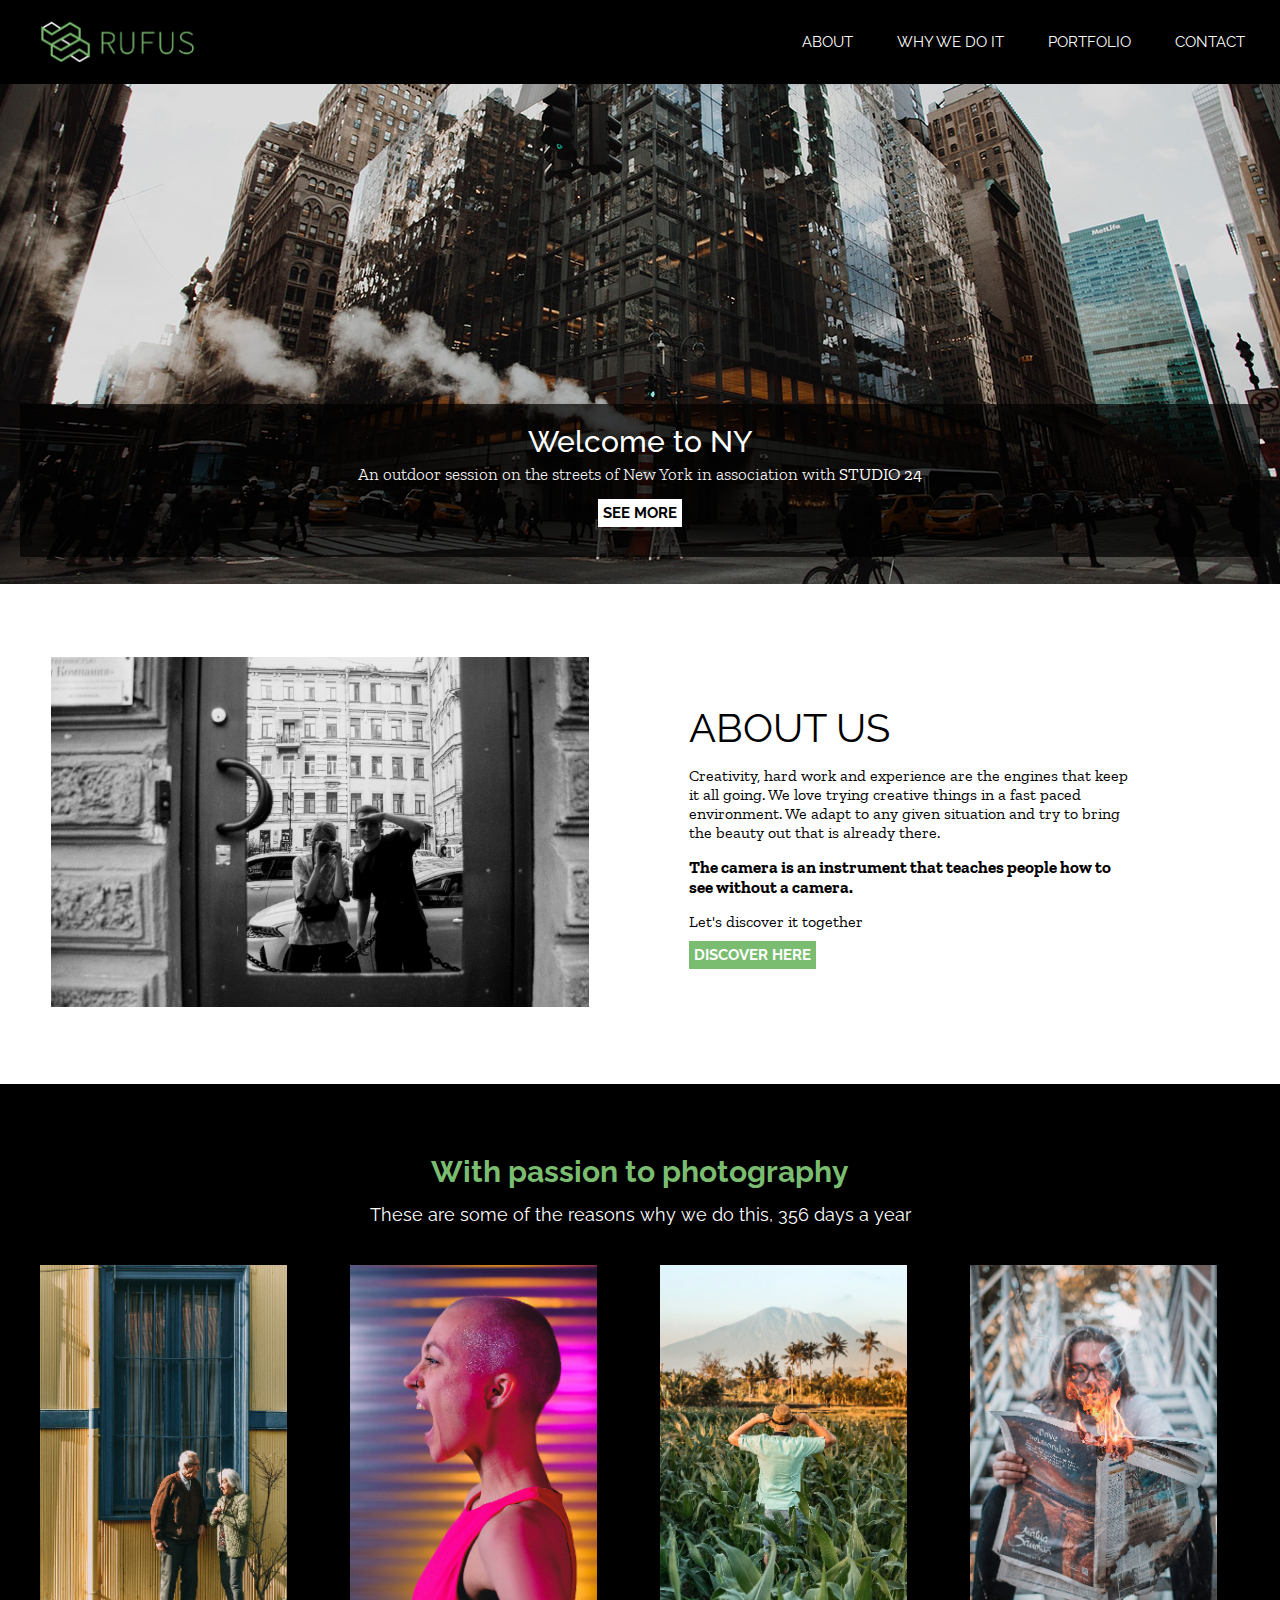
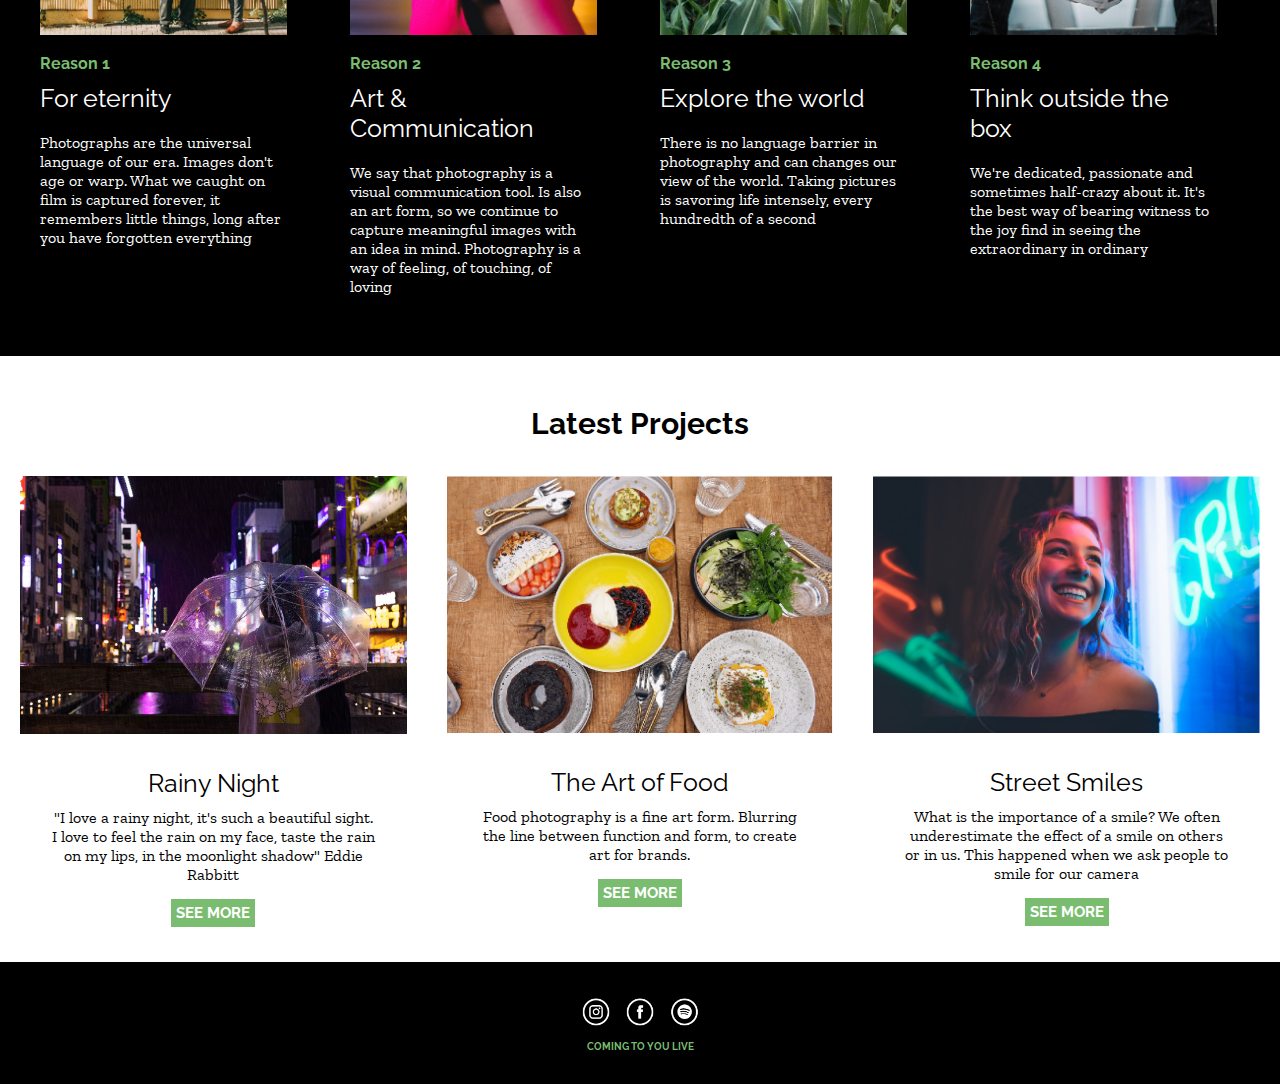
<file: index.html>
<!DOCTYPE html>
<html lang="en">
<head>
    <meta charset="UTF-8">
    <meta http-equiv="X-UA-Compatible" content="IE=edge">
    <meta name="viewport" content="width=device-width, initial-scale=1.0">
    <title>Rufus Photography Studio</title>
    <meta name="description" content="Pagina web para el estudio fotografico Rufus Photography Studio">
    <meta name="keywords" content="photography photo outdoor street-style pictures">
    <meta name="author" content="Nicolle Rodriguez">
    <link rel="stylesheet" href="css/styles.css">
    <link rel="preconnect" href="https://fonts.googleapis.com">
    <link rel="preconnect" href="https://fonts.gstatic.com" crossorigin>
    <link href="https://fonts.googleapis.com/css2?family=Raleway:wght@300;400;700&display=swap" rel="stylesheet">
    <link href="https://fonts.googleapis.com/css2?family=Zilla+Slab:wght@300;400;600&display=swap" rel="stylesheet">
</head>

<body>
    <header>
        <nav id="inicio">
            <div class="contenedor">
            <div class="header">
            <div>
                <a href="index.html" class="logo"> <img src="img/logos/rufus-logo-01.png" alt=""> </a>
            </div>
            <article>
                <a href="#about" class="intro">ABOUT</a>
                <a href="#why-we" class="intro">WHY WE DO IT</a>
                <a href="#portfolio" class="intro">PORTFOLIO</a>
                <a href="#contact" class="intro">CONTACT</a>
            </article>
            </div>
            </div>
        </nav>
    </header>

<main>
    <section class="banner">
        <div class="contenedor">
            <article class="texto-intro">
                <span class="bannerpic">Welcome to NY</span>
                <span class="description">An outdoor session on the streets of New York in association with <b>STUDIO 24</b></span>
                <a href="https://youtu.be/vk6014HuxcE" class="button1" target="_blank">SEE MORE</a>
            </article>
        </div>
    </section>

    <section class="S2" id="about">
        <div class="contenedor">
            <div class="flex1">

                <div> 
                    <img src="img/intro.jpg" alt="two guys with a camera">
                </div>
                <article>
                    <h1 id="about">ABOUT US</h1>
                    <p>Creativity, hard work and experience are the engines that keep it all going.
                    We love trying creative things in a fast paced environment. We adapt to any given situation and try to bring the beauty out that is already there.</p>
                    <span>The camera is an instrument that teaches people how to see  without a camera.</span>
                    <p> Let's discover it together</p> 
                    <a href="https://time.com/4839246/photographers-passion/" class="button2" target="_blank">DISCOVER HERE</a>
                </article>

            </div>
        </div>    
    </section>

    <section class="S3" id="why-we">
        <div class="contenedor">
                <div class="titleS3">
                    <h2>With passion to photography</h2>
                    <span>These are some of the reasons why we do this, 356 days a year</span>
                </div>
                    <div class="flex2">
                        <div class="alineaciones">
                            <img src="img/eternity.jpg" alt="old couple in front of a door">
                            <article>
                                <h4>Reason 1</h4>
                                <h3>For eternity</h3>  
                                <p>Photographs are the universal language of our era. Images don't age or warp. What we caught on film is captured forever, it remembers little things, long after you have forgotten everything</p>
                            </article>
                        </div>

                        <div class="alineaciones">
                            <img src="img/art.jpg" alt="bold young girl screaming">    
                            <article>
                                <h4>Reason 2</h4>
                                <h3>Art & Communication</h3>
                                <p>We say that photography is a visual communication tool. Is also an art form, so we continue to capture meaningful images with an idea in mind. Photography is a way of feeling, of touching, of loving</p>
                            </article>
                        </div>

                        <div class="alineaciones">
                            <img src="img/explore.jpg" alt="guy with a hat in a nice place">    
                            <article>
                                <h4>Reason 3</h4>
                                <h3>Explore the world</h3>
                                <p>There is no language barrier in photography and can changes our view of the world. Taking pictures is savoring life intensely, every hundredth of a second</p>
                            </article>
                        </div>
                        
                        <div class="alineaciones">
                            <img src="img/outside-the-box.jpg" alt="guy reading a newspaper on fire">    
                            <article>
                                <h4>Reason 4</h4>
                                <h3>Think outside the box</h3>
                                <p>We're dedicated, passionate and sometimes half-crazy about it. It's the best way of bearing witness to the joy find in seeing the extraordinary in ordinary </p>
                            </article>
                        </div>
                    </div>
        </div>
    </section>

    <section class="S4" id="portfolio">
        <div class="contenedor">
            <h2>Latest Projects</h2>
                <div class="flex3">
                    
                    <div>
                        <img src="img/rainy-night.jpg" alt="woman with an umbrella">
                        <article>
                            <h3>Rainy Night</h3>
                            <p>"I love a rainy night, it's such a beautiful sight. I love to feel the rain on my face, taste the rain on my lips, in the moonlight shadow" Eddie Rabbitt</p>
                            <a href="rainy night.html" class="button2">SEE MORE</a>    
                        </article>
                    </div>
            
                    <div>
                        <img src="img/art-of-food.jpg" alt="">
                        <article>
                            <h3>The Art of Food</h3>
                            <p>Food photography is a fine art form. Blurring the line between function and form, to create art for brands.</p>
                            <a href="rainy night.html" class="button2">SEE MORE</a>    
                        </article>
                    </div>

                    <div>
                        <img src="img/street-smiles.jpg" alt="">
                        <article>
                            <h3>Street Smiles</h3>
                            <p>What is the importance of a smile? We often underestimate the effect of a smile on others or in us. This happened when we ask people to smile for our camera</p>
                            <a href="rainy night.html" class="button2">SEE MORE</a>    
                        </article>
                    </div>
                </div>
         </div>
    </section>
</main>

<footer id="contact">
    <div class="contenedor">
        <div class="footer">
            <div>
                <a href="https://www.instagram.com/nicolle.490/"target="blank"> <img src="img/logos/instagram.png" alt="" ></a>
                <a href="https://es-la.facebook.com/"target="blank"> <img src="img/logos/facebook.png" alt="" ></a>
                <a href="https://open.spotify.com/playlist/76vh2TDbtuLkDkCqtMbvxK?si=1ee7d81e98c549fa" target="blank"><img src="img/logos/spotify.png" alt=""></a>
            </div>
            <div>
                <a href="#inicio"><span class="final"> COMING TO YOU LIVE </span></a>
            </div>
        </div>
    </div>
</footer>

</body>

</html>
</file>
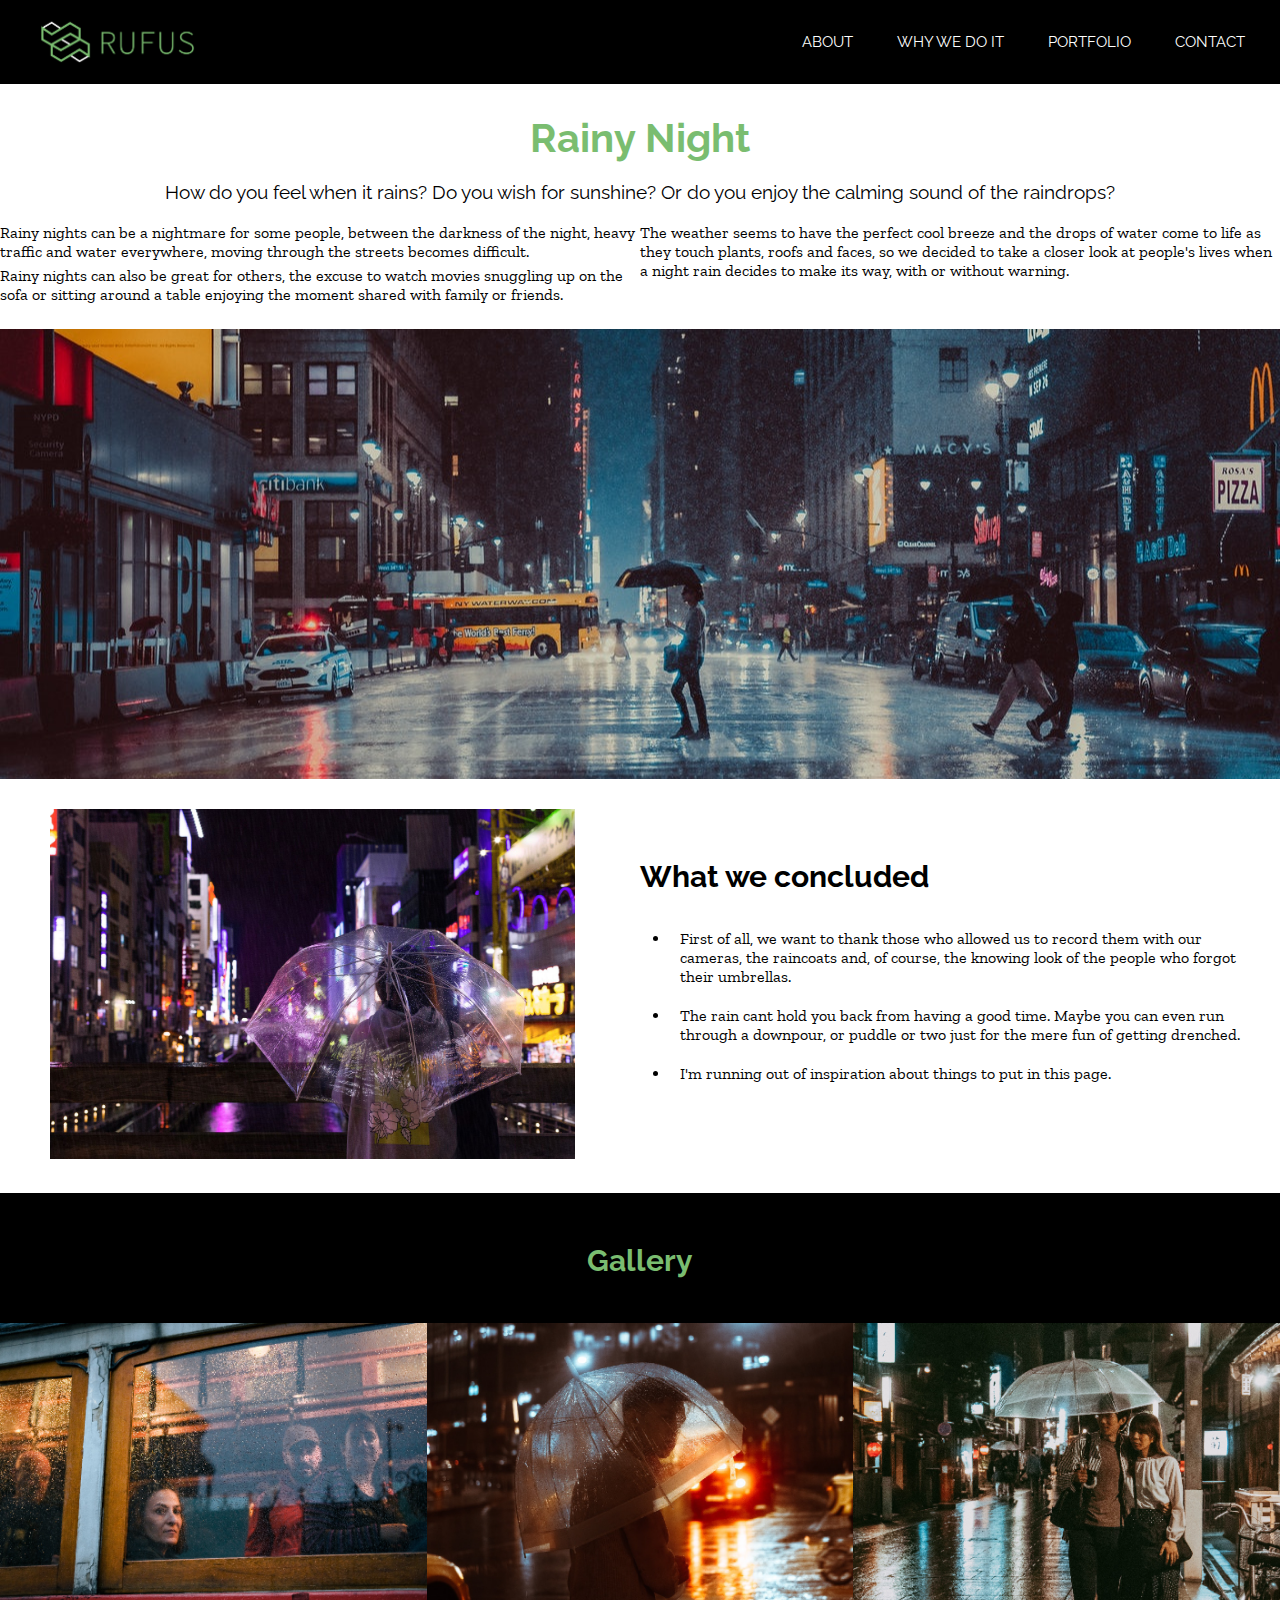
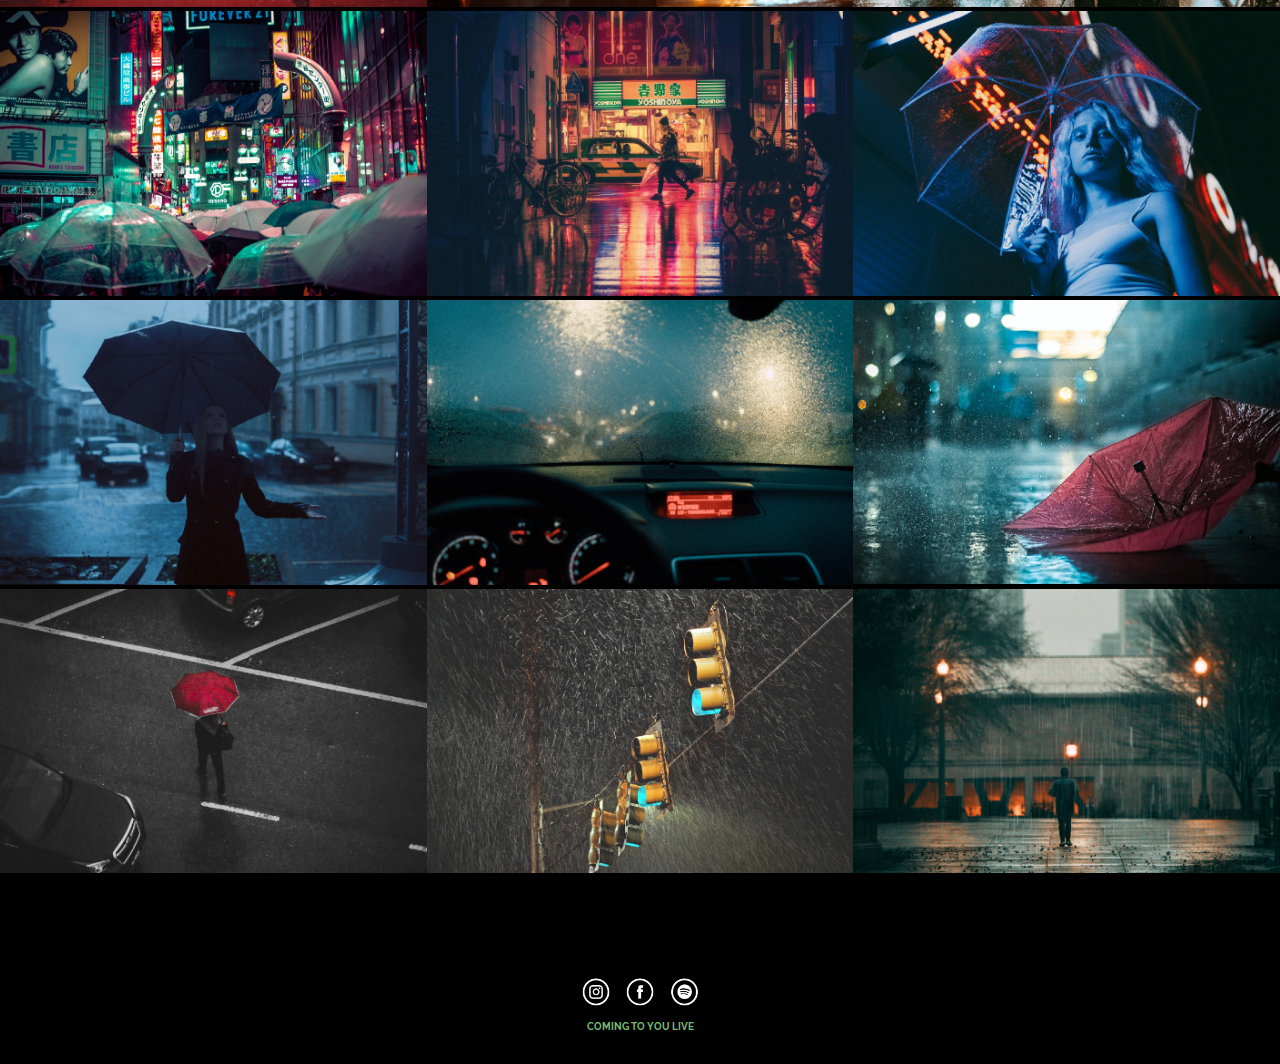
<file: rainy night.html>
<!DOCTYPE html>
<html lang="en">
<head>
    <meta charset="UTF-8">
    <meta http-equiv="X-UA-Compatible" content="IE=edge">
    <meta name="viewport" content="width=device-width, initial-scale=1.0">
    <title>Rainy Night - Rufus Photography Studio</title>
    <meta name="description" content="Pagina web para el estudio fotografico Rufus Photography Studio">
    <meta name="keywords" content="photography photo outdoor street-style pictures">
    <meta name="author" content="Nicolle Rodriguez">
    <link rel="stylesheet" href="css/styles.css">
    <link rel="preconnect" href="https://fonts.googleapis.com">
    <link rel="preconnect" href="https://fonts.gstatic.com" crossorigin>
    <link href="https://fonts.googleapis.com/css2?family=Raleway:wght@300;400;700&display=swap" rel="stylesheet">
    <link href="https://fonts.googleapis.com/css2?family=Zilla+Slab:wght@300;400;600&display=swap" rel="stylesheet">
</head>

<body>
    <header>
        <nav id="inicio">
            <div class="contenedor">
                <div class="header">
                    <div>
                        <a href="index.html" class="logo"> <img src="img/logos/rufus-logo-01.png" alt=""> </a>
                    </div>
                    <article>
                        <a href="index.html#about" class="intro">ABOUT</a>
                        <a href="index.html#why-we" class="intro">WHY WE DO IT</a>
                        <a href="index.html#portfolio" class="intro">PORTFOLIO</a>
                        <a href="index.html#contact" class="intro">CONTACT</a>
                    </article>
                </div>
            </div>
        </nav>
    </header>

<main>
    <section class="S5">
        <div class="contenedor">
            <div class="rainy-night">
            <h1>Rainy Night</h1>
            <span>How do you feel when it rains? Do you wish for sunshine? Or do you enjoy the calming sound of the raindrops?</span>
            </div>
                <div class="flex5">
                    <article>
                        <p>Rainy nights can be a nightmare for some people, between the darkness of the night, heavy traffic and water everywhere, moving through the streets becomes difficult.</p>
                        <p>Rainy nights can also be great for others, the excuse to watch movies snuggling up on the sofa or sitting around a table enjoying the moment shared with family or friends.</p>
                    </article>
                    <article>
                        <p>The weather seems to have the perfect cool breeze and the drops of water come to life as they touch plants, roofs and faces, so we decided to take a closer look at people's lives when a night rain decides to make its way, with or without warning.</p>
                    </article>
                </div>        
        </div>
        <div class="test">
            
        </div>
        
    </section>

    <section class="S6">
        <div class="contenedor">
            <div class="flex6">

                <div>
                    <img src="img/rainy-night.jpg" alt="">
                </div>                
                <div>
                    <h2>What we concluded</h2>
                    <ul class="lista">
                        <li>First of all, we want to thank those who allowed us to record them with our cameras, the raincoats and, of course, the knowing look of the people who forgot their umbrellas.</li>
                        <li>The rain cant hold you back from having a good time. Maybe you can even run through a downpour, or puddle or two just for the mere fun of getting drenched.</li>
                        <li>I'm running out of inspiration about things to put in this page.</li>
                    </ul>
                </div>     
            
            </div>
        </div>
    </section>

    <section class="S7">
        <div class="contenedor">
            <h2>Gallery</h2>
                <div class="gallery">
                    <a href="img/galeria/en alta/alta 01.jpg" target="_blank"><img src="img/galeria/01.jpg" alt=""></a>
                    <a href="img/galeria/en alta/alta 02.jpg"target="_blank"><img src="img/galeria/02.jpg" alt=""></a>
                    <a href="img/galeria/en alta/alta 03.jpg"target="_blank"><img src="img/galeria/03.jpg" alt=""></a>
                    <a href="img/galeria/en alta/alta 04.jpg"target="_blank"><img src="img/galeria/04.jpg" alt=""></a>
                    <a href="img/galeria/en alta/alta 05.jpg"target="_blank"><img src="img/galeria/05.jpg" alt=""></a>
                    <a href="img/galeria/en alta/alta 06.jpg"target="_blank"><img src="img/galeria/06.jpg" alt=""></a>
                    <a href="img/galeria/en alta/alta 07.jpg"target="_blank"><img src="img/galeria/07.jpg" alt=""></a>
                    <a href="img/galeria/en alta/alta 08.jpg"target="_blank"><img src="img/galeria/08.jpg" alt=""></a>
                    <a href="img/galeria/en alta/alta 09.jpg"target="_blank"><img src="img/galeria/09.jpg" alt=""></a>
                    <a href="img/galeria/en alta/alta 10.jpg"target="_blank"><img src="img/galeria/10.jpg" alt=""></a>
                    <a href="img/galeria/en alta/alta 11.jpg"target="_blank"><img src="img/galeria/11.jpg" alt=""></a>
                    <a href="img/galeria/en alta/alta 12.jpg"target="_blank"><img src="img/galeria/12.jpg" alt=""></a>
                </div>
        </div>
    </section>
</main>

<footer id="contact">
    <div class="contenedor">
        <div class="footer">
            <div>
                <a href="https://www.instagram.com/nicolle.490/"target="blank"> <img src="img/logos/instagram.png" alt="" ></a>
                <a href="https://es-la.facebook.com/"target="blank"> <img src="img/logos/facebook.png" alt="" ></a>
                <a href="https://open.spotify.com/playlist/76vh2TDbtuLkDkCqtMbvxK?si=1ee7d81e98c549fa" target="blank"><img src="img/logos/spotify.png" alt=""></a>
            </div>
            <div>
                <a href="#inicio"><span class="final"> COMING TO YOU LIVE </span></a>
            </div>
        </div>
    </div>
</footer>

</body>
</html>
</file>
<file: css/styles.css>
/* generales */
*{
    margin: 0px;
    padding: 0px;
    box-sizing: border-box;
}
html{
    scroll-behavior: smooth;
}
.contenedor{
    max-width: 1280px;
    margin: 0 auto;
}

/* naver, header*/
nav{
    background-color: black;
    padding: 15px;
}
nav a{
    text-decoration: none;
    color: white;
    font-size: 15px;
    font-family: 'Raleway', serif;
}
nav .intro:hover{
    background-color: #7ABD70;
    color: white;
    padding: 10px;
    font-weight: 600;
}
.header{
    display: flex;
    flex-direction: row;
    justify-content: space-between;
    align-items: center;
}
.header a{
    padding: 20px;
}

/*section: banner*/
.banner{
    padding: 20px;
    background-image: url(../img/calle-portada.jpg);
    background-size: cover;
    height: 500px;
    background-position: center;
}
.texto-intro{
    display: flex;
    flex-direction: column;
    align-items: center;
    text-align: center;
    color: white;
    margin-top: 300px;
    padding: 20px 30px;
    background-color: rgba(0, 0, 0, 0.685);
}
.bannerpic{
    font-size: 30px;
    font-weight: 500;
    font-family: 'Raleway', serif;
}
.description{
    font-size: 17px;
    font-weight: 200;
    margin: 5px;
    font-family: 'Zilla Slab', serif;
}


/*buttons*/
.button1, .button2{
    text-decoration: none;
    font-weight: 700;
    font-family: 'Raleway', serif;
    font-size: 15px;
}
.button1{    
    background-color: white;
    color: black;
    margin: 10px;
    padding: 5px;
}
.button1:hover{
    background-color: #7ABD70;
    color: white;
}
.button2{
    background-color: #7ABD70;
    color: white;
    padding: 5px
}
.button2:hover{
    border: solid 1px white;
    color: white;
    background-color: black;
}
.gallery a:hover{
    filter: sepia(50%);
}


/*flexs*/
.flex1, .flex2, .flex3, .flex5{
    display: flex;
    flex-wrap: wrap;
    margin: 20px 0;
}
.flex1{
    justify-content: center;
    align-items: center;   
}
.flex6, .gallery{
    display: flex;
    flex-wrap: wrap;    
}
.flex1 article{
    width: 50%;
    padding: 100px;
}
.flex2 div{
    width: 25%;
    padding: 20px;
}
.flex2 article{
    margin: 15px 25px 0 0;
}
.flex3 div{
    width: 33.3333%;
    padding: 0 20px;
}
.flex3 article{
    text-align: center;
    padding: 20px 30px;
}
.flex5 article, .flex6 div{
    width: 50%;
}


/*IMG*/
img{
    max-width: 100%;
}
nav img{
    max-height: 50px;
}
.flex1  img{
    max-height: 350px;
    max-width: fit-content;
}
.flex2 img{
    max-height: 370px;
    max-width: fit-content;
}
.flex6 img{
    max-height: 350px;
    margin-left: 50px;   
}
.gallery a{
    width: 33.3333%;
}




/* h, span y p*/
.S2 h1{
    font-family: 'Raleway', serif;
    font-size: 40px;
    font-weight: 400;
    color: black;
}
.S5 h1{
    font-family: 'Raleway', serif;
    font-size: 40px;
    font-weight: 700;
    color: #7ABD70;
    margin: 30px 0 20px 0;
    text-align: center;
}
h2{
    padding: 50px 0px 15px 0px;
    font-family: 'Raleway', serif;
    font-weight: 700;
    font-size: 30px;
}
.S3 h2{
    color: #7ABD70;
    text-align: center;
}
.S4 h2{
    color: black;
    text-align: center;
}
.S6 h2{
    color: black;
}
.S7 h2{
    color: #7ABD70;
    margin-bottom: 30px;
    text-align: center;   
}
h3{
    padding: 10px 0px;
    font-family: 'Raleway', serif;
    font-size: 25px;
    font-weight: 400;
}
.S3 h3{
    color: white;
}
.S4 h3{
    color: black;
}
h4{    
    font-family: 'Raleway', serif;
    color: #7ABD70
}
.S2 span{
    font-family: 'Zilla Slab', serif;
    font-weight: 700;
    font-size: 17px;
}
.titleS3 span{
    font-family: 'Raleway', serif;
    font-size: 18px;
    font-weight: 400;
    color: white;
}
p{
    font-family: 'Zilla Slab', serif;
}
.flex1 p{
    padding: 15px 0;
   }
.alineaciones p{
    margin-top: 10px;
    color: white;
}
.flex3 p{
    margin-bottom: 20px;
}
.flex5 p{
    margin-bottom: 5px;
}


/* lista*/
.lista{
    margin: 10px 30px;
    font-family: 'Zilla Slab', serif;
    color: black
}
.lista li{
    padding: 10px;
}



/*detalles en sections y divs*/
.S3{
    background-color: black;
    padding: 20px;
}
.S3 .alineaciones{
    display: block
}
.S3 .titleS3{
    display: flex;
    flex-direction: column;
    align-items: center;
}
.S5 span{
    font-family: 'Raleway', serif;
    font-size: 19px;
}
.rainy-night{
    text-align: center;
}
.S6{
    padding: 30px 0;
}
.test{
    padding: 20px;
    background-image: url(../img/lluvia-portada.jpg);
    background-size: cover;
    height: 450px;
    background-position: center;
}
.S7{
    background-color: black;
    padding-bottom: 65px;
}



/* footer */
footer{
    background-color: black;
    text-align: center;
    padding: 30px 0;
}
.final{
    font-family: 'Raleway', serif;
    font-weight: 700;
    font-size: 10px;
    color: #7ABD70;
    text-decoration: underline solid black;
}
footer img{
    max-height: 30px;
    max-width: fit-content;
    margin: 5px;
}
.final:hover{
    text-decoration: underline solid black;
    padding: 5px;
    color: white;
    
}
</file>
